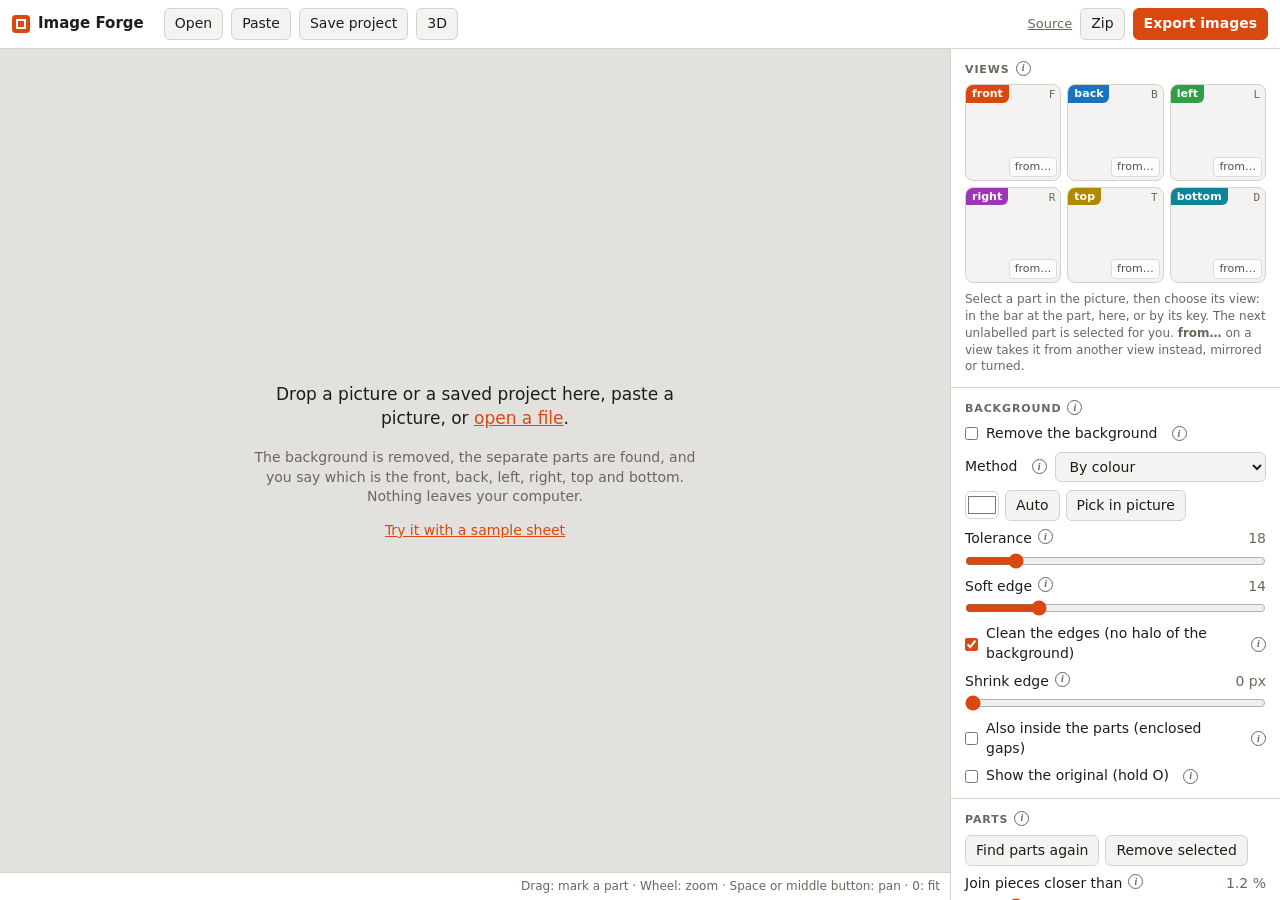
<file: index.html>
<!doctype html>
<html lang="en">
<head>
<meta charset="utf-8">
<meta name="viewport" content="width=device-width, initial-scale=1">
<title>Image Forge</title>
<meta name="description" content="Cut the views out of a character or object sheet: remove the background, mark front, back, left, right, top and bottom, export them as separate pictures. Runs in the browser; nothing is uploaded.">
<link rel="icon" href="data:image/svg+xml,%3Csvg xmlns='http://www.w3.org/2000/svg' viewBox='0 0 32 32'%3E%3Crect width='32' height='32' rx='7' fill='%23d9480f'/%3E%3Cpath d='M8 12V8h4M20 8h4v4M24 20v4h-4M12 24H8v-4' fill='none' stroke='%23fff' stroke-width='2.5' stroke-linecap='round'/%3E%3C/svg%3E">
<link rel="stylesheet" href="style.css">
</head>
<body>
<header>
  <h1><span class="mark" aria-hidden="true"></span>Image Forge</h1>
  <button id="open" type="button" title="Open one or more pictures, or a saved project (.imageforge). Dropping files on the page does the same.">Open</button>
  <button id="paste" type="button" title="Paste a picture from the clipboard (Ctrl+V)">Paste</button>
  <button id="saveProject" type="button" title="Save everything to one project file: the pictures, the parts and their views, what was erased by hand and all settings. Open that file later to go on where you were.">Save project</button>
  <button id="show3d" type="button" title="Stand the views up as flat pictures in space, to turn about and to save as a 3D file (.glb). A rough stand-in, not a real model.">3D</button>
  <span class="grow"></span>
  <a href="https://github.com/h0bb3/image-forge" class="quiet" title="The code of this page, on GitHub (MIT licence)">Source</a>
  <button id="exportZip" type="button" title="Download the labelled views in one zip (Ctrl+Shift+S)">Zip</button>
  <button id="export" type="button" class="primary" title="Download each labelled view as its own PNG (Ctrl+S)">Export images</button>
  <input id="file" type="file" accept="image/*,.imageforge" multiple hidden>
</header>

<main>
  <section id="stage">
    <canvas id="view" tabindex="0" aria-label="The picture and its marked parts"></canvas>
    <div id="three">
      <div class="bar">
        <span class="what">Style</span>
        <button type="button" data-box3d="0" title="Centered: front and back share one plane through the middle, left and right another, so the pictures cross in the centre, as billboard trees are done">Centered</button>
        <button type="button" data-box3d="1" title="Cube: each picture on its own side of the box around the thing">Cube</button>
        <label class="check" title="Tick this if the sheet names the sides by the thing's own left and right, not by where it is seen from"><input type="checkbox" id="swap3d"> Swap left and right</label>
        <span class="grow"></span>
        <button type="button" id="saveGlb" title="Save these quads with their pictures as one .glb file, for Blender or a game engine: unlit, 1 unit high, standing on the ground, facing +z">Save .glb</button>
        <button type="button" id="close3d" title="Back to the picture (Esc)">Close</button>
      </div>
      <canvas id="gl"></canvas>
      <p class="note">Drag to turn · Wheel to move nearer · Views are placed by where they are seen from: front, back, left, right, top, bottom</p>
    </div>
    <div id="tools">
      <button type="button" data-tool="select" title="Mark, move and label parts (V)">Select</button>
      <button type="button" data-tool="wand" title="Click an area to make it transparent, such as the gap between two legs (W)">Erase area</button>
      <button type="button" data-tool="erase" title="Paint transparency with a brush (E)">Eraser</button>
      <button type="button" data-tool="restore" title="Paint the picture back with a brush (Q)">Restore</button>
      <label id="brushSize" title="Brush size ([ and ])">Size <input type="range" data-opt="brush" min="2" max="300" step="1"></label>
      <button type="button" id="undo" title="Undo the last erasing or restoring (Ctrl+Z)">Undo</button>
    </div>
    <div id="tagbar"></div>
    <div id="empty">
      <div>
        <p class="big">Drop a picture or a saved project here, paste a picture, or <button type="button" id="open2" class="link">open a file</button>.</p>
        <p>The background is removed, the separate parts are found, and you say which is the front, back, left, right, top and bottom. Nothing leaves your computer.</p>
        <p><button type="button" id="sample" class="link">Try it with a sample sheet</button></p>
      </div>
    </div>
    <div id="sheets"></div>
    <div id="status"><span id="info"></span><span class="grow"></span><span id="hint">Drag: mark a part · Wheel: zoom · Space or middle button: pan · 0: fit</span></div>
    <div id="toast" role="status"></div>
    <div id="tip" role="tooltip"></div>
  </section>

  <aside>
    <section>
      <h2>Views</h2>
      <div id="tiles"></div>
      <div id="derive">
        <div class="row"><b id="deriveName"></b> is taken from <select id="deriveFrom"></select></div>
        <div class="row">
          <label class="check"><input type="checkbox" id="deriveMirror"> mirrored</label>
          <select id="deriveTurn" title="Turn the picture">
            <option value="0">not turned</option>
            <option value="90">turned 90° right</option>
            <option value="180">turned 180°</option>
            <option value="270">turned 90° left</option>
          </select>
        </div>
        <p class="note" id="deriveNote"></p>
        <div class="row"><button type="button" id="deriveDone">Done</button><button type="button" id="deriveOff">Stop taking it from there</button></div>
      </div>
      <p class="note">Select a part in the picture, then choose its view: in the bar at the part, here, or by its key. The next unlabelled part is selected for you. <b>from…</b> on a view takes it from another view instead, mirrored or turned.</p>
    </section>

    <section>
      <h2>Background</h2>
      <label class="check"><input type="checkbox" id="bgOn"> Remove the background</label>
      <label class="field">Method
        <select id="method">
          <option value="color">By colour</option>
          <option value="ai">By AI model</option>
          <option value="both">Both</option>
        </select>
      </label>
      <p class="note" id="aiNote"></p>
      <div class="row">
        <input type="color" id="bgColor" title="The background colour">
        <button type="button" id="bgAuto" title="Take the colour from the border of the picture">Auto</button>
        <button type="button" id="bgPick" title="Click in the picture to take the colour there">Pick in picture</button>
      </div>
      <label class="slider">Tolerance <output></output><input type="range" data-opt="tolerance" min="0" max="120" step="1"></label>
      <label class="slider">Soft edge <output></output><input type="range" data-opt="soft" min="0" max="60" step="1"></label>
      <label class="check"><input type="checkbox" data-opt="defringe"> Clean the edges (no halo of the background)</label>
      <label class="slider">Shrink edge <output></output><input type="range" data-opt="choke" min="0" max="4" step="1"></label>
      <label class="check"><input type="checkbox" data-opt="holes"> Also inside the parts (enclosed gaps)</label>
      <label class="check"><input type="checkbox" id="original"> Show the original (hold O)</label>
    </section>

    <section>
      <h2>Parts</h2>
      <div class="row">
        <button type="button" id="detect" title="Throw away all boxes of this picture, and their views, and box the separate things in it afresh">Find parts again</button>
        <button type="button" id="remove" title="Remove the selected part (Delete)">Remove selected</button>
      </div>
      <label class="slider">Join pieces closer than <output></output><input type="range" data-opt="gap" min="0" max="8" step="0.2"></label>
    </section>

    <section>
      <h2>Export</h2>
      <label class="field">Name <input type="text" id="name" spellcheck="false" placeholder="model"></label>
      <label class="check"><input type="checkbox" data-opt="trim"> Trim each view to its content</label>
      <label class="slider">Padding <output></output><input type="range" data-opt="padding" min="0" max="30" step="1"></label>
      <label class="check"><input type="checkbox" data-opt="square"> Square pictures</label>
      <label class="check"><input type="checkbox" data-opt="same"> One size for all views (keeps their scale)</label>
      <label class="field">Longer side
        <select data-opt="size">
          <option value="0">As in the picture</option>
          <option value="512">512 px</option>
          <option value="768">768 px</option>
          <option value="1024">1024 px</option>
          <option value="2048">2048 px</option>
        </select>
      </label>
      <label class="field">Background
        <select data-opt="fill">
          <option value="transparent">Transparent</option>
          <option value="white">White</option>
          <option value="black">Black</option>
          <option value="custom">Colour</option>
        </select>
        <input type="color" data-opt="fillColor" id="fillColor">
      </label>
      <p class="note" id="sizes"></p>
    </section>
  </aside>
</main>
<script type="module" src="app.js"></script>
</body>
</html>
</file>
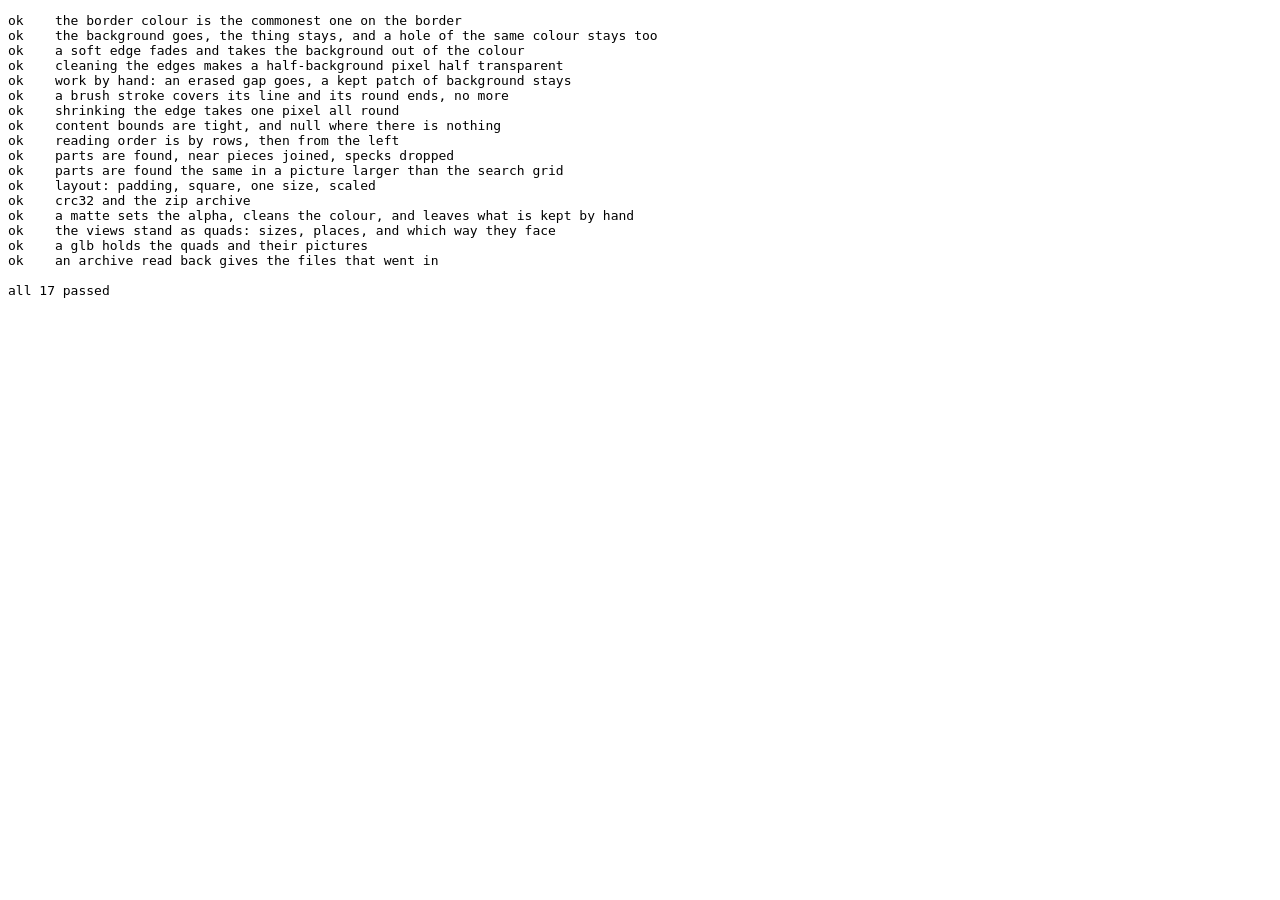
<file: test.html>
<!doctype html>
<meta charset="utf-8">
<title>Image Forge tests</title>
<pre id="log">running</pre>
<script type="module">
import { quads, glb, applyMatte, unzip, floodMask, paintMask, alphaShare, borderColor, removeBackground, contentBounds, readingOrder, detectParts, layoutViews, crc32, zip } from './core.js';

const lines = [];
let failed = 0;
function test(name, fn) {
  try { fn(); lines.push('ok    ' + name); }
  catch (e) { failed++; lines.push('FAIL  ' + name + ': ' + e.message); }
}
const eq = (a, b, what = '') => {
  if (JSON.stringify(a) !== JSON.stringify(b)) throw new Error(`${what} ${JSON.stringify(a)} is not ${JSON.stringify(b)}`);
};
const ok = (v, what) => { if (!v) throw new Error(what); };

/** A w x h picture of `bg` with filled rectangles [x, y, w, h, [r, g, b]]. */
function picture(w, h, bg, rects) {
  const d = new Uint8ClampedArray(w * h * 4);
  for (let i = 0; i < w * h; i++) d.set([...bg, 255], i * 4);
  for (const [x, y, rw, rh, c] of rects)
    for (let yy = y; yy < y + rh; yy++) for (let xx = x; xx < x + rw; xx++) d.set([...c, 255], (yy * w + xx) * 4);
  return d;
}
const alpha = (d, w, x, y) => d[(y * w + x) * 4 + 3];
const RED = [200, 30, 30], WHITE = [255, 255, 255];

test('the border colour is the commonest one on the border', () => {
  eq(borderColor(picture(20, 20, [240, 238, 230], [[0, 0, 6, 1, RED]]), 20, 20), [240, 238, 230]);
});

test('the background goes, the thing stays, and a hole of the same colour stays too', () => {
  const src = picture(30, 30, WHITE, [[5, 5, 20, 20, RED], [12, 12, 4, 4, WHITE]]);
  const out = removeBackground(src, 30, 30, { color: WHITE, tolerance: 10 });
  eq([alpha(out, 30, 0, 0), alpha(out, 30, 29, 29), alpha(out, 30, 6, 6), alpha(out, 30, 13, 13)], [0, 0, 255, 255]);
  const holes = removeBackground(src, 30, 30, { color: WHITE, tolerance: 10, holes: true });
  eq([alpha(holes, 30, 6, 6), alpha(holes, 30, 13, 13)], [255, 0]);
  eq(alphaShare(out), 1 - 400 / 900);
});

test('a soft edge fades and takes the background out of the colour', () => {
  // One pixel half way between the red and the white, beside the background.
  const src = picture(9, 3, WHITE, [[4, 0, 5, 3, RED]]);
  const mid = RED.map(c => Math.round((c + 255) / 2));
  for (let y = 0; y < 3; y++) src.set([...mid, 255], (y * 9 + 4) * 4);
  const d = Math.sqrt(mid.reduce((n, c) => n + (255 - c) ** 2, 0) / 3);
  const out = removeBackground(src, 9, 3, { color: WHITE, tolerance: d - 20, soft: 40 });
  const p = (1 * 9 + 4) * 4;
  ok(Math.abs(out[p + 3] - 128) <= 2, 'alpha ' + out[p + 3]);
  ok(Math.abs(out[p] - RED[0]) <= 3 && Math.abs(out[p + 1] - RED[1]) <= 3, 'colour ' + [...out.slice(p, p + 3)]);
  eq(alpha(out, 9, 6, 1), 255);
});

test('cleaning the edges makes a half-background pixel half transparent', () => {
  // A smoothed edge: one column is half red, half white, and too far from white to be background.
  const src = picture(12, 5, WHITE, [[4, 0, 8, 5, RED]]);
  const mid = RED.map(c => Math.round((c + 255) / 2));
  for (let y = 0; y < 5; y++) src.set([...mid, 255], (y * 12 + 4) * 4);
  const plain = removeBackground(src, 12, 5, { color: WHITE, tolerance: 10 });
  eq([...plain.slice((2 * 12 + 4) * 4, (2 * 12 + 4) * 4 + 4)], [...mid, 255]);
  const out = removeBackground(src, 12, 5, { color: WHITE, tolerance: 10, defringe: true });
  const p = (2 * 12 + 4) * 4;
  eq([...out.slice(p, p + 3)], RED);
  ok(Math.abs(out[p + 3] - 128) <= 2, 'alpha ' + out[p + 3]);
  eq([...out.slice(p + 4, p + 8)], [...RED, 255]);
  // A blue line along the edge is no mix of white and red: it stays.
  const BLUE = [20, 40, 200];
  const lined = picture(12, 5, WHITE, [[4, 0, 8, 5, RED], [4, 0, 1, 5, BLUE]]);
  const kept = removeBackground(lined, 12, 5, { color: WHITE, tolerance: 10, defringe: true });
  eq([...kept.slice(p, p + 4)], [...BLUE, 255]);
});

test('work by hand: an erased gap goes, a kept patch of background stays', () => {
  // A red frame around a white gap (as between two legs), and bare background at the left.
  const src = picture(30, 20, WHITE, [[10, 4, 14, 12, RED], [14, 8, 6, 4, WHITE]]);
  const mask = new Uint8Array(30 * 20);
  eq(floodMask(src, 30, 20, 16, 9, 10, mask, 1), 24);
  paintMask(mask, 30, 20, 2.5, 2.5, 2.5, 2.5, 1.2, 2);
  const out = removeBackground(src, 30, 20, { color: WHITE, tolerance: 10, mask });
  eq([alpha(out, 30, 16, 9), alpha(out, 30, 19, 11), alpha(out, 30, 12, 6), alpha(out, 30, 2, 2), alpha(out, 30, 6, 2)], [0, 0, 255, 255, 0]);
});

test('a brush stroke covers its line and its round ends, no more', () => {
  const mask = new Uint8Array(20 * 10);
  paintMask(mask, 20, 10, 4, 5, 14, 5, 2, 1);
  const at = (x, y) => mask[y * 20 + x];
  eq([at(4, 5), at(9, 3), at(9, 6), at(15, 5), at(2, 4), at(9, 2), at(9, 7), at(16, 5), at(1, 5)], [1, 1, 1, 1, 1, 0, 0, 0, 0]);
});

test('shrinking the edge takes one pixel all round', () => {
  const src = picture(20, 20, WHITE, [[5, 5, 10, 10, RED]]);
  const out = removeBackground(src, 20, 20, { color: WHITE, tolerance: 10, choke: 1 });
  eq(contentBounds(out, 20, 20, { x: 0, y: 0, w: 20, h: 20 }), { x: 6, y: 6, w: 8, h: 8 });
});

test('content bounds are tight, and null where there is nothing', () => {
  const out = removeBackground(picture(40, 30, WHITE, [[10, 8, 7, 5, RED]]), 40, 30, { color: WHITE, tolerance: 10 });
  eq(contentBounds(out, 40, 30, { x: 0, y: 0, w: 40, h: 30 }), { x: 10, y: 8, w: 7, h: 5 });
  eq(contentBounds(out, 40, 30, { x: 12, y: 0, w: 28, h: 30 }), { x: 12, y: 8, w: 5, h: 5 });
  eq(contentBounds(out, 40, 30, { x: 20, y: 0, w: 20, h: 30 }), null);
});

test('reading order is by rows, then from the left', () => {
  const b = (x, y) => ({ x, y, w: 10, h: 10 });
  eq(readingOrder([b(30, 22), b(0, 20), b(30, 3), b(0, 0)]).map(r => [r.x, r.y]), [[0, 0], [30, 3], [0, 20], [30, 22]]);
});

test('parts are found, near pieces joined, specks dropped', () => {
  // Two things in a row and one below; the first has a detached piece 3 px away; a 2 px speck.
  const src = picture(200, 120, WHITE, [
    [10, 10, 40, 40, RED], [53, 20, 8, 8, RED], [120, 12, 50, 30, RED], [20, 80, 60, 30, RED], [190, 110, 2, 2, RED],
  ]);
  const out = removeBackground(src, 200, 120, { color: WHITE, tolerance: 10 });
  eq(detectParts(out, 200, 120, { gap: 0.03 }), [
    { x: 10, y: 10, w: 51, h: 40 }, { x: 120, y: 12, w: 50, h: 30 }, { x: 20, y: 80, w: 60, h: 30 },
  ]);
  eq(detectParts(out, 200, 120, { gap: 0 }).length, 4);
});

test('parts are found the same in a picture larger than the search grid', () => {
  const src = picture(1200, 600, WHITE, [[101, 53, 300, 407, RED], [700, 90, 333, 200, RED]]);
  const out = removeBackground(src, 1200, 600, { color: WHITE, tolerance: 10 });
  eq(detectParts(out, 1200, 600), [{ x: 101, y: 53, w: 300, h: 407 }, { x: 700, y: 90, w: 333, h: 200 }]);
});

test('layout: padding, square, one size, scaled', () => {
  const items = [{ w: 100, h: 200 }, { w: 50, h: 100 }];
  eq(layoutViews(items, {}), [{ W: 100, H: 200, x: 0, y: 0, w: 100, h: 200 }, { W: 50, H: 100, x: 0, y: 0, w: 50, h: 100 }]);
  eq(layoutViews(items, { padding: 10, square: true })[0], { W: 240, H: 240, x: 70, y: 20, w: 100, h: 200 });
  const same = layoutViews(items, { padding: 10, square: true, same: true });
  eq(same[1], { W: 240, H: 240, x: 95, y: 70, w: 50, h: 100 });
  const scaled = layoutViews(items, { padding: 10, square: true, same: true, size: 480 });
  eq(scaled[1], { W: 480, H: 480, x: 190, y: 140, w: 100, h: 200 });
});

test('crc32 and the zip archive', () => {
  const enc = new TextEncoder();
  eq(crc32(enc.encode('123456789')), 0xcbf43926);
  const z = zip([{ name: 'a.txt', data: enc.encode('hello') }, { name: 'b.txt', data: enc.encode('!') }], new Date(2026, 0, 2, 3, 4, 6));
  const v = new DataView(z.buffer);
  eq(v.getUint32(0, true), 0x04034b50);
  eq(new TextDecoder().decode(z.slice(30, 40)), 'a.txthello');
  const end = z.length - 22;
  eq([v.getUint32(end, true), v.getUint16(end + 10, true)], [0x06054b50, 2]);
  const dir = v.getUint32(end + 16, true);
  eq([v.getUint32(dir, true), v.getUint32(dir + 16, true), v.getUint32(dir + 42, true)], [0x02014b50, crc32(enc.encode('hello')), 0]);
  eq(z.length, (30 + 5 + 5) + (30 + 5 + 1) + 2 * (46 + 5) + 22);
});

test('a matte sets the alpha, cleans the colour, and leaves what is kept by hand', () => {
  const GREY = [128, 128, 128];
  const src = picture(4, 1, WHITE, [[1, 0, 3, 1, GREY]]);
  // Pixel 1 is half grey thing, half white background: (128 + 255) / 2.
  src.set([192, 192, 192, 255], 4);
  const matte = new Uint8Array([0, 128, 255, 0]), mask = new Uint8Array([0, 0, 0, 2]);
  const out = applyMatte(new Uint8ClampedArray(src), 4, 1, matte, { mask, color: WHITE });
  eq([out[3], out[7], out[11], out[15]], [0, 128, 255, 255]);
  ok(Math.abs(out[4] - 128) <= 2, 'colour ' + out[4]);
  const plain = applyMatte(new Uint8ClampedArray(src), 4, 1, matte);
  eq([plain[4], plain[7], plain[15]], [192, 128, 0]);
});

test('the views stand as quads: sizes, places, and which way they face', () => {
  const near = (a, b) => a.length === b.length && a.every((v, i) => Math.abs(v - b[i]) < 1e-6);
  const sizes = { front: { w: 100, h: 200 }, right: { w: 50, h: 200 }, top: { w: 100, h: 50 } };
  const by = list => Object.fromEntries(list.map(q => [q.label, q]));
  const cross = by(quads(sizes));
  // The front: 0.5 wide, 1 high, in the middle, its left edge at -x (seen from +z).
  ok(near(cross.front.positions, [-.25, 1, 0, .25, 1, 0, .25, 0, 0, -.25, 0, 0]), 'front ' + cross.front.positions);
  // The right, seen from +x: the front of the thing (+z) at the left of its picture.
  ok(near(cross.right.positions, [0, 1, .125, 0, 1, -.125, 0, 0, -.125, 0, 0, .125]), 'right ' + cross.right.positions);
  // The top, at half height: the front at its lower edge.
  ok(near(cross.top.positions, [-.25, .5, -.125, .25, .5, -.125, .25, .5, .125, -.25, .5, .125]), 'top ' + cross.top.positions);
  eq([cross.front.doubleSided, cross.right.doubleSided], [true, true]);
  const box = by(quads({ ...sizes, back: { w: 100, h: 200 } }, { box: true }));
  eq([box.front.positions[2], box.back.positions[2], box.right.positions[0], box.top.positions[1]].map(v => +v.toFixed(4)), [.125, -.125, .25, 1]);
  // The back, seen from -z: the thing's +x side at the left of its picture.
  ok(box.back.positions[0] > 0 && box.back.positions[3] < 0, 'back ' + box.back.positions);
  eq([box.front.doubleSided, box.back.doubleSided, box.right.doubleSided], [false, false, true]);
  // Counter-clockwise from outside: the normal of the front points to +z, of the right to +x.
  const normal = p => { const u = [p[9] - p[0], p[10] - p[1], p[11] - p[2]], v = [p[6] - p[0], p[7] - p[1], p[8] - p[2]]; return [u[1] * v[2] - u[2] * v[1], u[2] * v[0] - u[0] * v[2], u[0] * v[1] - u[1] * v[0]]; };
  ok(normal(box.front.positions)[2] > 0 && normal(box.back.positions)[2] < 0 && normal(box.right.positions)[0] > 0 && normal(box.top.positions)[1] > 0, 'normals');
  const swapped = by(quads(sizes, { box: true, swap: true }));
  ok(swapped.right.positions[0] < 0, 'swap');
});

test('a glb holds the quads and their pictures', () => {
  const png = new Uint8Array([137, 80, 78, 71, 1, 2, 3]);
  const list = quads({ front: { w: 100, h: 200 }, back: { w: 100, h: 200 } }, { box: true }).map(q => ({ ...q, name: q.label, png }));
  const g = glb(list), dv = new DataView(g.buffer);
  eq([dv.getUint32(0, true), dv.getUint32(4, true), dv.getUint32(8, true)], [0x46546c67, 2, g.length]);
  const n = dv.getUint32(12, true), json = JSON.parse(new TextDecoder().decode(g.slice(20, 20 + n)));
  eq([n % 4, dv.getUint32(16, true), dv.getUint32(20 + n + 4, true)], [0, 0x4e4f534a, 0x004e4942]);
  eq([json.meshes.length, json.images.length, json.materials[0].doubleSided, json.buffers[0].byteLength], [2, 2, false, dv.getUint32(20 + n, true)]);
  const bin = 20 + n + 8, view = json.bufferViews[json.images[1].bufferView];
  eq([...g.slice(bin + view.byteOffset, bin + view.byteOffset + view.byteLength)], [...png]);
  const pos = json.accessors[json.meshes[0].primitives[0].attributes.POSITION];
  eq([pos.min.map(v => +v.toFixed(3)), pos.max.map(v => +v.toFixed(3))], [[-.25, 0, .25], [.25, 1, .25]]);   // no side view: as deep as it is wide
  ok(json.bufferViews.every(b => b.byteOffset % 4 === 0), 'alignment');
});

test('an archive read back gives the files that went in', () => {
  const enc = new TextEncoder(), dec = new TextDecoder();
  const files = [{ name: 'project.json', data: enc.encode('{"a":1}') }, { name: 'r\u00e4v.png', data: new Uint8Array([0, 255, 7]) }, { name: 'empty', data: new Uint8Array(0) }];
  const back = unzip(zip(files));
  eq(back.map(f => [f.name, [...f.data]]), files.map(f => [f.name, [...f.data]]));
  eq(dec.decode(back[0].data), '{"a":1}');
  let threw = false;
  try { unzip(enc.encode('this is no archive at all, only text')); } catch { threw = true; }
  ok(threw, 'text passed as an archive');
});

document.getElementById('log').textContent = lines.join('\n') + `\n\n${failed ? failed + ' FAILED' : 'all ' + lines.length + ' passed'}`;
document.title = failed ? 'FAILED' : 'passed';
</script>
</file>
<file: style.css>
:root {
  --bg: #f4f3f1;
  --panel: #ffffff;
  --stage: #e3e1dd;
  --line: #d5d2cc;
  --text: #1f1d1a;
  --dim: #6b665e;
  --accent: #d9480f;
  --accent-text: #ffffff;
  --check-a: #ffffff;
  --check-b: #dddad4;
  color-scheme: light dark;
}
@media (prefers-color-scheme: dark) {
  :root {
    --bg: #17181a;
    --panel: #202225;
    --stage: #111213;
    --line: #34373c;
    --text: #e9e7e3;
    --dim: #9a968e;
    --accent: #ff7a3d;
    --accent-text: #1a0d05;
    --check-a: #3a3d42;
    --check-b: #2b2e32;
  }
}
* { box-sizing: border-box; }
html, body { height: 100%; margin: 0; }
body {
  display: flex; flex-direction: column;
  background: var(--bg); color: var(--text);
  font: 14px/1.4 system-ui, "Segoe UI", sans-serif;
}
header {
  display: flex; align-items: center; gap: 8px;
  padding: 8px 12px; background: var(--panel); border-bottom: 1px solid var(--line);
}
h1 { font-size: 15px; margin: 0 12px 0 0; display: flex; align-items: center; gap: 8px; white-space: nowrap; }
.mark {
  width: 18px; height: 18px; border-radius: 4px; background: var(--accent);
  box-shadow: inset 0 0 0 4px var(--accent), inset 0 0 0 6px var(--accent-text);
}
.grow { flex: 1; }
button, select, input[type=text] {
  font: inherit; color: inherit; background: var(--bg);
  border: 1px solid var(--line); border-radius: 6px; padding: 5px 10px;
}
button { cursor: pointer; white-space: nowrap; }
button:hover { border-color: var(--dim); }
button.primary { background: var(--accent); color: var(--accent-text); border-color: var(--accent); font-weight: 600; }
button.on { border-color: var(--accent); color: var(--accent); }
button.link { border: 0; background: none; padding: 0; color: var(--accent); text-decoration: underline; }
a.quiet { color: var(--dim); font-size: 13px; }
:focus-visible { outline: 2px solid var(--accent); outline-offset: 1px; }

main { flex: 1; min-height: 0; display: grid; grid-template-columns: minmax(0, 1fr) 330px; }
#stage { position: relative; background: var(--stage); min-height: 0; display: flex; flex-direction: column; }
#view { flex: 1; min-height: 0; width: 100%; display: block; touch-action: none; outline: none; }
#empty {
  position: absolute; inset: 0 0 28px 0; display: grid; place-items: center;
  padding: 24px; text-align: center; color: var(--dim); pointer-events: none;
}
#empty > div { max-width: 460px; }
#empty button { pointer-events: auto; }
#empty .big { font-size: 17px; color: var(--text); }
#stage.drop::after {
  content: ""; position: absolute; inset: 8px; border: 2px dashed var(--accent); border-radius: 10px; pointer-events: none;
}
#three {
  position: absolute; inset: 0 0 28px 0; z-index: 5; display: none; flex-direction: column; background: var(--stage);
}
#three .bar { display: flex; gap: 6px; align-items: center; padding: 8px; flex-wrap: wrap; }
#three .bar .what { color: var(--dim); font-size: 12px; margin-right: 2px; }
#three .bar button.on { background: var(--accent); color: var(--accent-text); border-color: var(--accent); }
#three .bar .check { margin: 0 0 0 8px; }
#three canvas { flex: 1; min-height: 0; width: 100%; touch-action: none; cursor: grab; }
#three .note { text-align: center; padding: 0 8px; }
#tools {
  position: absolute; left: 8px; top: 8px; display: none; gap: 4px; align-items: center; flex-wrap: wrap;
  padding: 4px; background: var(--panel); border: 1px solid var(--line); border-radius: 8px;
  box-shadow: 0 2px 8px rgb(0 0 0 / .18); max-width: calc(100% - 16px);
}
#tools button { background: none; border-color: transparent; padding: 4px 9px; }
#tools button:hover { border-color: var(--line); }
#tools button.on { background: var(--accent); color: var(--accent-text); }
#tools button:disabled { opacity: .4; cursor: default; }
#tools label { display: flex; align-items: center; gap: 6px; padding: 0 6px; font-size: 12px; color: var(--dim); }
#tools input[type=range] { width: 90px; accent-color: var(--accent); }
#tagbar {
  position: absolute; left: 0; top: 0; display: none; gap: 3px; padding: 4px;
  background: var(--panel); border: 1px solid var(--line); border-radius: 8px;
  box-shadow: 0 2px 10px rgb(0 0 0 / .3); white-space: nowrap;
}
#tagbar button { padding: 3px 9px; font-size: 12px; font-weight: 600; background: none; border-color: var(--c, var(--line)); }
#tagbar button:hover, #tagbar button.on { background: var(--c, var(--line)); color: #fff; }
#tagbar button.x { font-weight: 400; color: var(--dim); }
#sheets { display: flex; gap: 6px; padding: 0 8px; overflow-x: auto; }
#sheets:empty { display: none; }
#sheets .sheet {
  display: flex; align-items: center; gap: 6px; padding: 3px 4px 3px 8px; margin: 6px 0;
  background: var(--panel); border: 1px solid var(--line); border-radius: 6px; font-size: 12px; cursor: pointer;
  max-width: 220px;
}
#sheets .sheet.on { border-color: var(--accent); }
#sheets .sheet span { overflow: hidden; text-overflow: ellipsis; white-space: nowrap; }
#sheets .sheet button { border: 0; background: none; padding: 0 4px; color: var(--dim); }
#status {
  display: flex; gap: 12px; padding: 5px 10px; font-size: 12px; color: var(--dim);
  background: var(--panel); border-top: 1px solid var(--line); white-space: nowrap; overflow: hidden;
}
#toast {
  position: absolute; left: 50%; bottom: 44px; transform: translateX(-50%);
  background: var(--text); color: var(--bg); padding: 7px 14px; border-radius: 6px;
  opacity: 0; transition: opacity .2s; pointer-events: none; max-width: 90%;
}
#toast.show { opacity: 1; }

aside { background: var(--panel); border-left: 1px solid var(--line); overflow-y: auto; padding-bottom: 16px; }
aside section { padding: 12px 14px 4px; border-bottom: 1px solid var(--line); }
aside section:last-child { border-bottom: 0; }
h2 { font-size: 11px; letter-spacing: .08em; text-transform: uppercase; color: var(--dim); margin: 0 0 8px; }
.row { display: flex; gap: 6px; align-items: center; margin-bottom: 8px; flex-wrap: wrap; }
.check { display: flex; gap: 8px; align-items: center; margin-bottom: 8px; }
.slider { display: grid; grid-template-columns: auto 1fr auto; margin-bottom: 8px; }
.slider .info { justify-self: start; }
.slider output { color: var(--dim); font-variant-numeric: tabular-nums; }
.slider input { grid-column: 1 / -1; width: 100%; margin: 4px 0 0; accent-color: var(--accent); }
.field { display: flex; align-items: center; gap: 8px; margin-bottom: 8px; }
.field input[type=text], .field select { flex: 1; min-width: 0; }
input[type=checkbox] { accent-color: var(--accent); margin: 0; }
input[type=color] { width: 34px; height: 28px; padding: 0; border: 1px solid var(--line); border-radius: 6px; background: none; }
.info {
  display: inline-grid; place-items: center; flex: none; width: 15px; height: 15px; margin-left: 6px;
  border: 1px solid var(--dim); border-radius: 50%; color: var(--dim); cursor: help;
  font: italic 600 10px/1 Georgia, serif; text-transform: none; letter-spacing: 0; vertical-align: 1px;
}
.info:hover, .info:focus-visible { color: var(--accent); border-color: var(--accent); }
#tip {
  position: fixed; z-index: 10; display: none; max-width: 300px; padding: 7px 10px;
  background: var(--text); color: var(--bg); border-radius: 6px; font-size: 12px; line-height: 1.4;
  box-shadow: 0 3px 12px rgb(0 0 0 / .35); pointer-events: none;
}
#aiNote:empty { display: none; }
#aiNote { color: var(--accent); }
.note { color: var(--dim); font-size: 12px; margin: 0 0 8px; }

#tiles { display: grid; grid-template-columns: repeat(3, 1fr); gap: 6px; margin-bottom: 8px; }
.tile {
  position: relative; aspect-ratio: 1; border: 1px solid var(--line); border-radius: 8px; padding: 0;
  overflow: hidden; display: block; width: 100%;
  background: repeating-conic-gradient(var(--check-a) 0 25%, var(--check-b) 0 50%) 0 0 / 14px 14px;
}
.tile.empty { background: var(--bg); }
.tile.on { border-color: var(--c); box-shadow: 0 0 0 2px var(--c); }
.tile canvas { position: absolute; inset: 0; width: 100%; height: 100%; object-fit: contain; }
.tile .name {
  position: absolute; left: 0; top: 0; padding: 1px 6px; font-size: 11px; font-weight: 600;
  background: var(--c); color: #fff; border-bottom-right-radius: 6px;
}
.tile kbd { position: absolute; right: 5px; top: 3px; font: 11px ui-monospace, monospace; color: var(--dim); }
.tile .acts { position: absolute; right: 3px; bottom: 3px; display: flex; gap: 3px; }
.tile:not(.full) .acts [data-act=save], .tile:not(.full) .acts [data-act=clear] { display: none; }
.tile .acts [data-act=from] { opacity: .75; }
.tile.full .acts [data-act=from] { display: none; }   /* a full view: click it, or empty it first */
.tile .src {
  position: absolute; left: 0; right: 0; bottom: 24px; text-align: center; font-size: 10px; line-height: 14px;
  background: var(--panel); color: var(--text); opacity: .9;
}
.tile .src:empty { display: none; }
#derive {
  display: none; flex-direction: column; padding: 8px 10px 0; margin-bottom: 8px;
  border: 1px solid var(--accent); border-radius: 8px;
}
#derive b { text-transform: capitalize; }
#derive .check { margin-bottom: 0; }
#derive select { padding: 3px 6px; }
.tile .acts span {
  background: var(--panel); border: 1px solid var(--line); border-radius: 4px; padding: 0 5px; font-size: 11px; line-height: 18px;
}
.tile .acts span:hover { border-color: var(--text); }

@media (max-width: 760px) {
  body { height: auto; min-height: 100%; }
  main { grid-template-columns: 1fr; }
  #stage { height: 62vh; }
  aside { border-left: 0; border-top: 1px solid var(--line); }
  #hint, a.quiet { display: none; }
}
</file>
